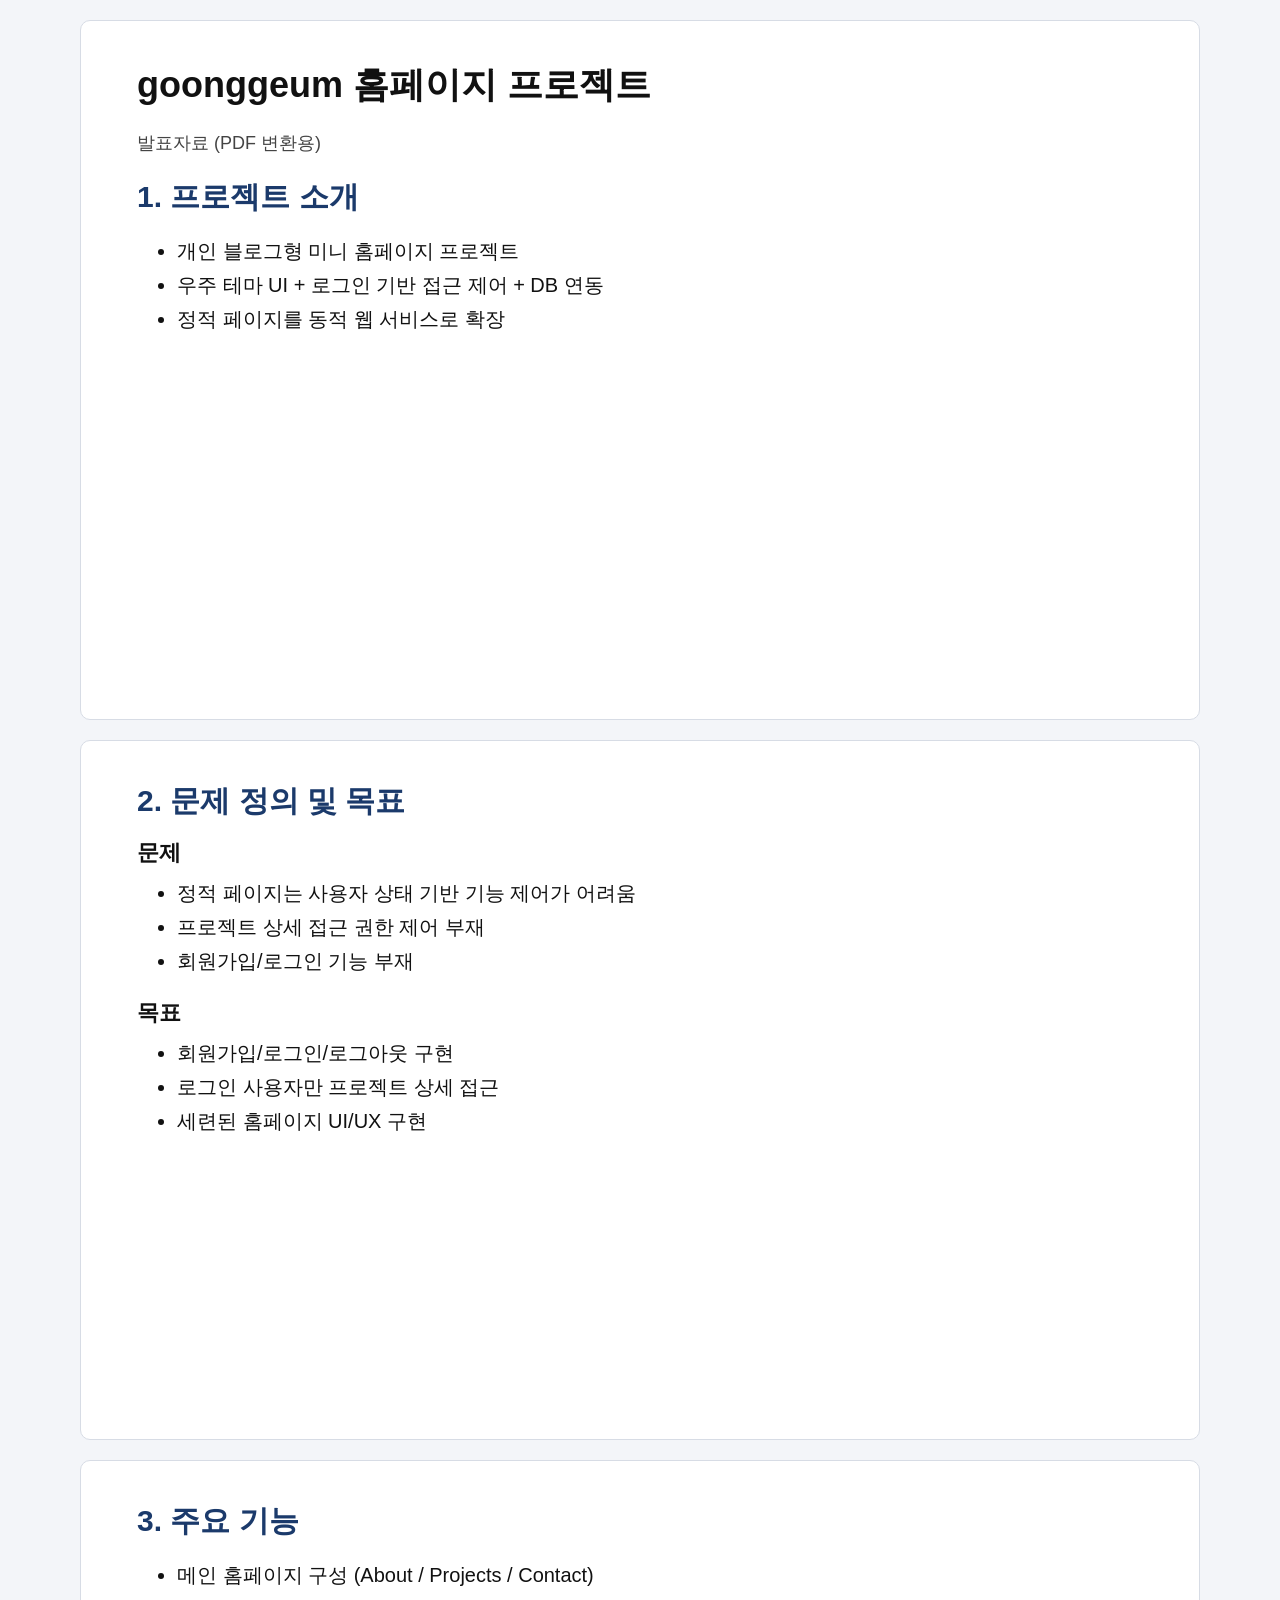
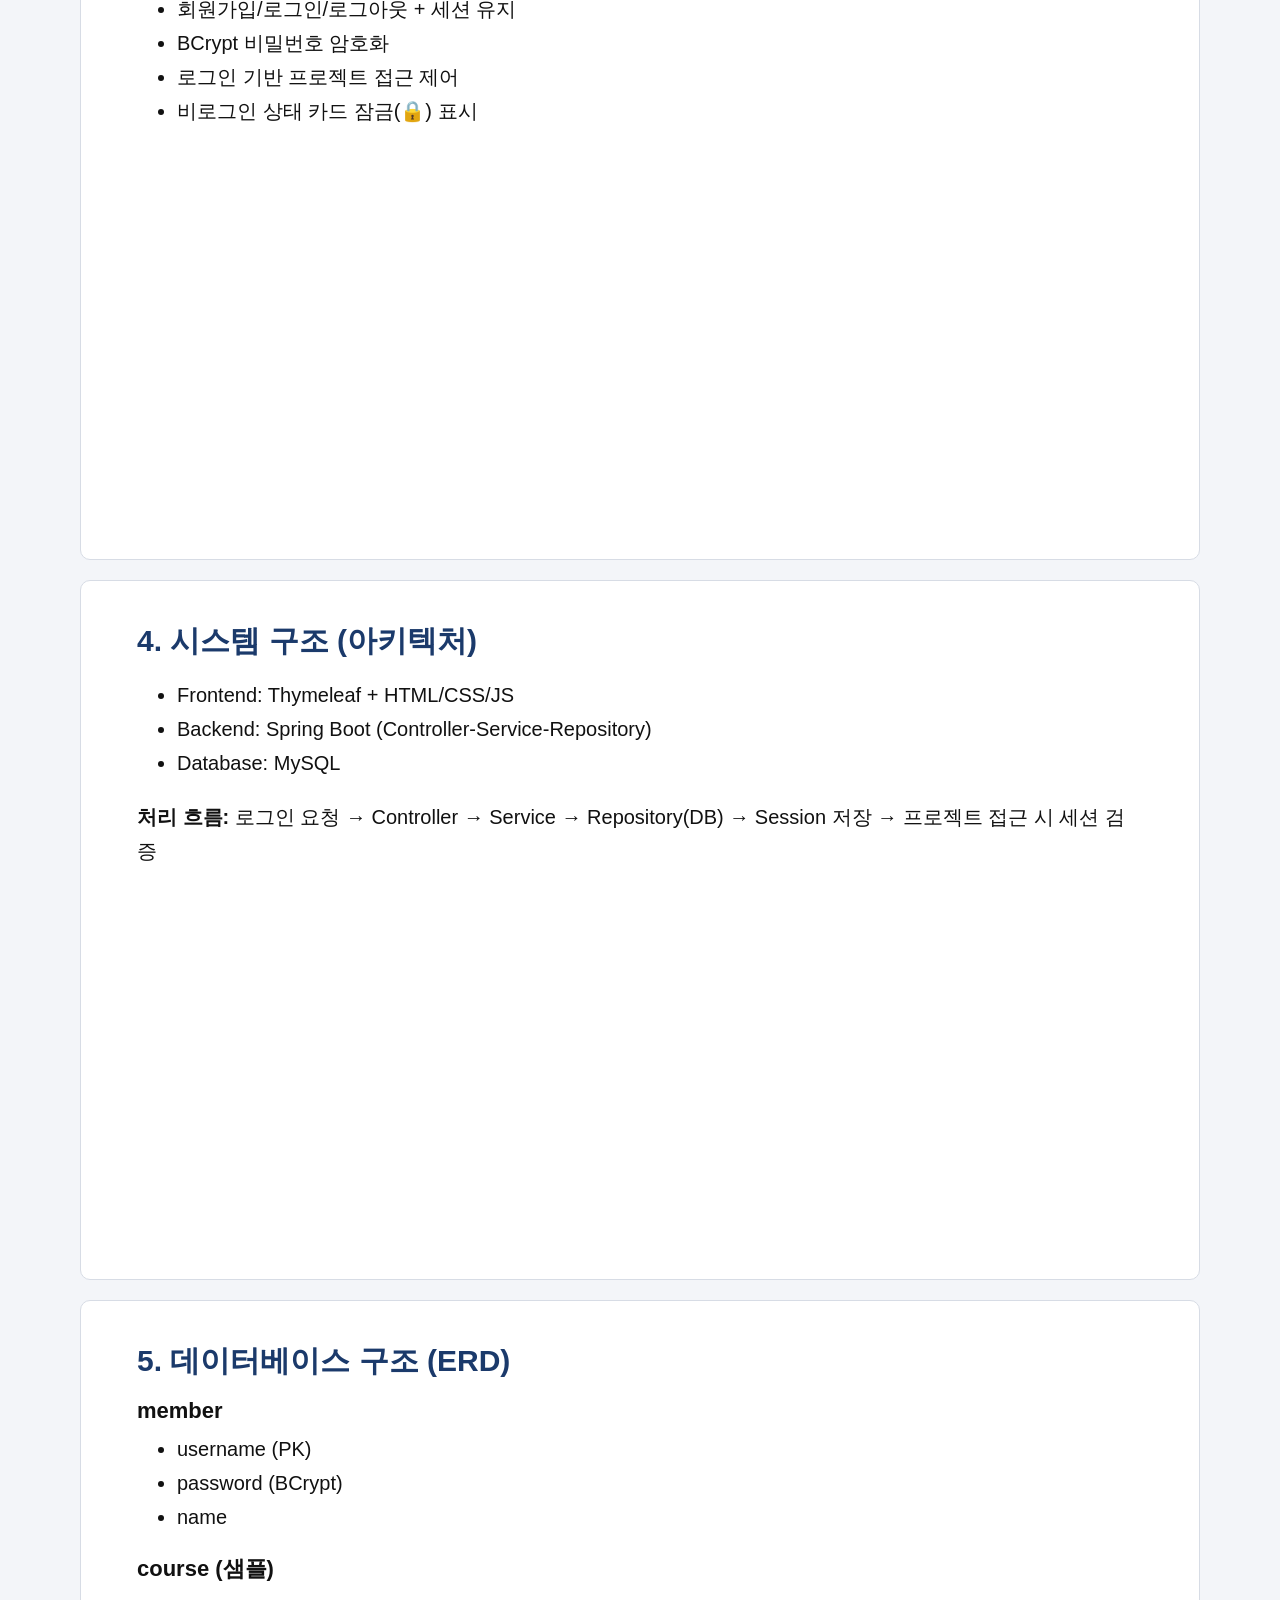
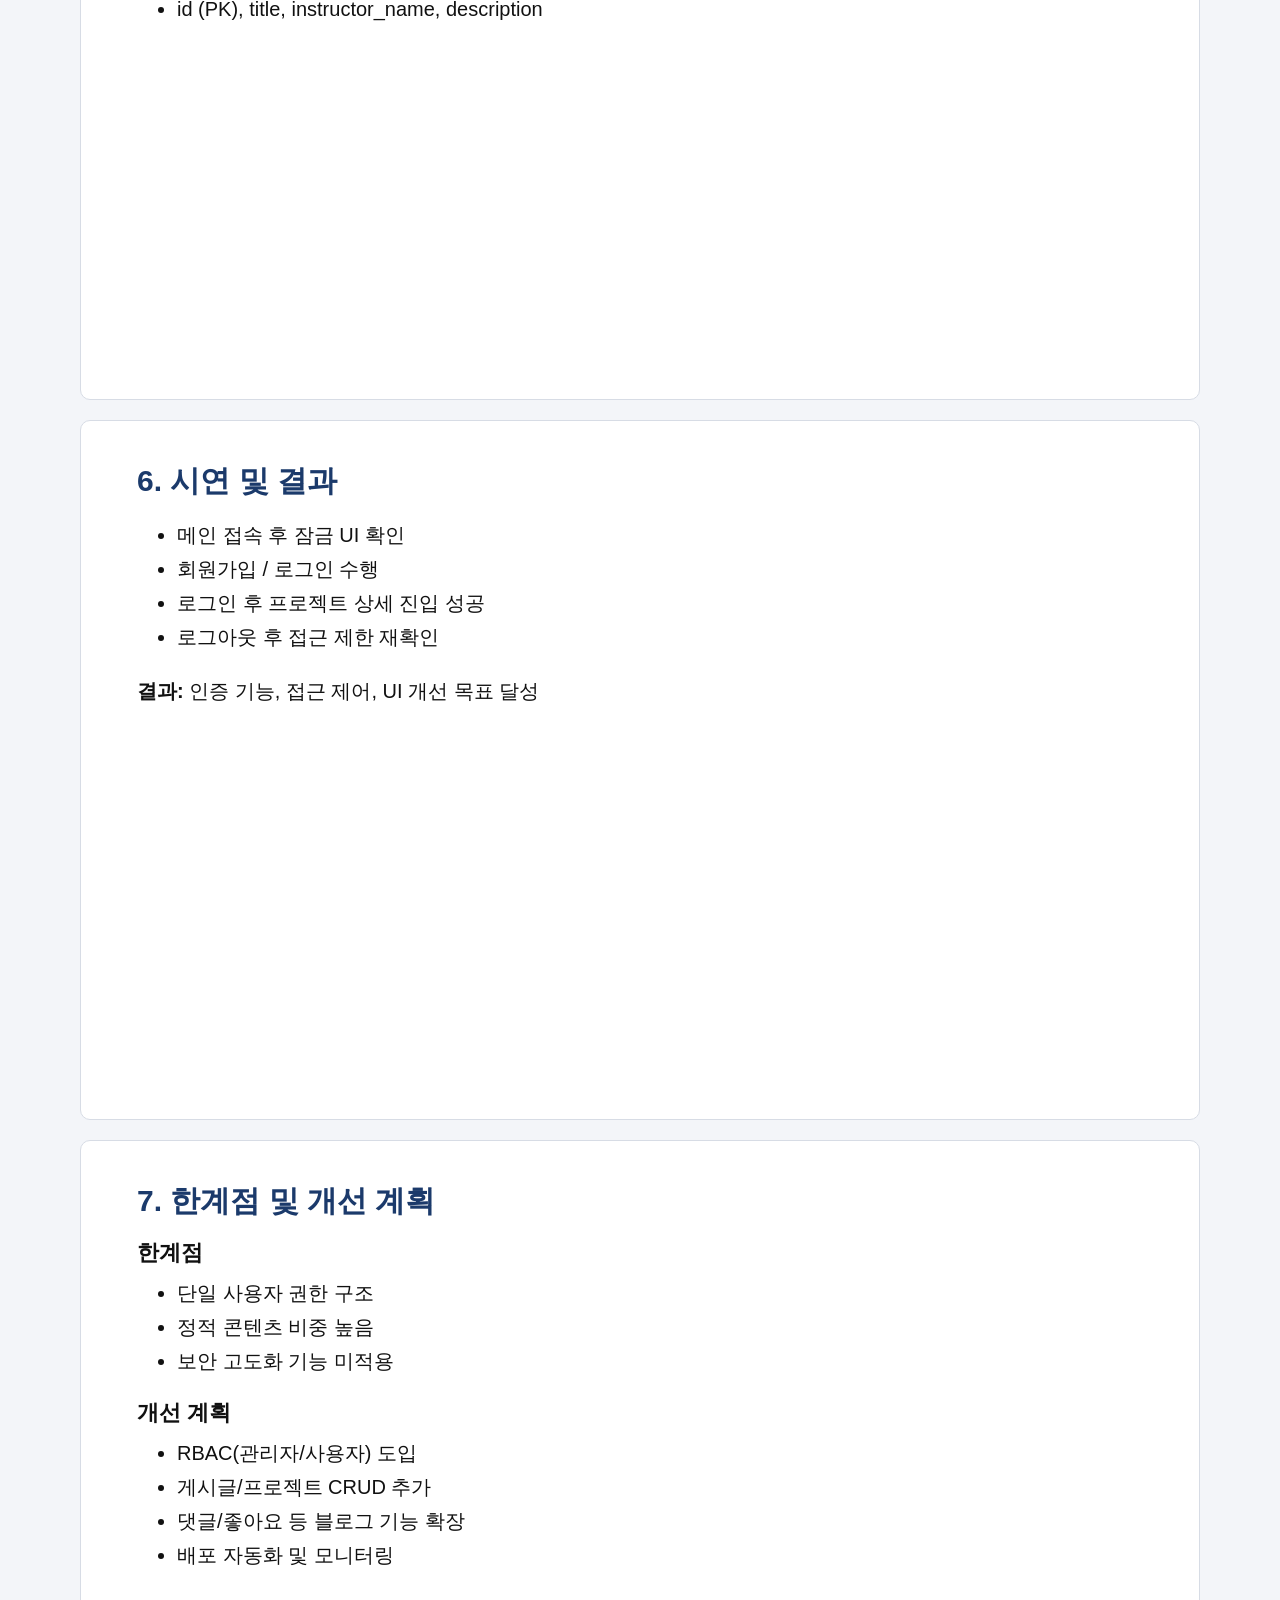
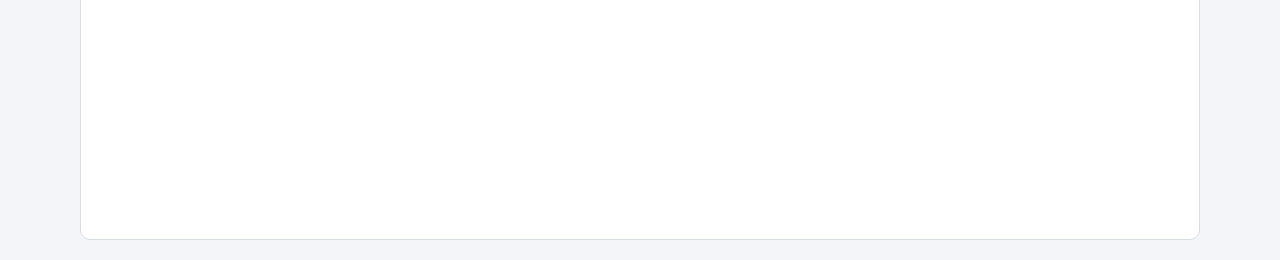
<file: docs/presentation.html>
<!doctype html>
<html lang="ko">
<head>
  <meta charset="UTF-8" />
  <meta name="viewport" content="width=device-width, initial-scale=1.0" />
  <title>goonggeum 발표자료</title>
  <style>
    body{font-family:'Malgun Gothic',Arial,sans-serif; margin:0; background:#f3f5f9; color:#111}
    .page{width: 1120px; min-height: 700px; margin:20px auto; background:#fff; border:1px solid #d7dce5; border-radius:10px; padding:40px 56px; box-sizing:border-box; page-break-after:always}
    h1{margin:0 0 18px; font-size:36px}
    h2{margin:0 0 16px; font-size:30px; color:#1b3a6b}
    h3{margin:14px 0 8px; font-size:22px}
    ul{line-height:1.7; font-size:20px; margin-top:8px}
    p{line-height:1.7; font-size:20px}
    .small{font-size:18px;color:#444}
    @media print { body{background:#fff;} .page{margin:0; border:none; border-radius:0; width:auto; min-height: auto; page-break-after:always;} }
  </style>
</head>
<body>
  <section class="page"><h1>goonggeum 홈페이지 프로젝트</h1><p class="small">발표자료 (PDF 변환용)</p><h2>1. 프로젝트 소개</h2><ul><li>개인 블로그형 미니 홈페이지 프로젝트</li><li>우주 테마 UI + 로그인 기반 접근 제어 + DB 연동</li><li>정적 페이지를 동적 웹 서비스로 확장</li></ul></section>
  <section class="page"><h2>2. 문제 정의 및 목표</h2><h3>문제</h3><ul><li>정적 페이지는 사용자 상태 기반 기능 제어가 어려움</li><li>프로젝트 상세 접근 권한 제어 부재</li><li>회원가입/로그인 기능 부재</li></ul><h3>목표</h3><ul><li>회원가입/로그인/로그아웃 구현</li><li>로그인 사용자만 프로젝트 상세 접근</li><li>세련된 홈페이지 UI/UX 구현</li></ul></section>
  <section class="page"><h2>3. 주요 기능</h2><ul><li>메인 홈페이지 구성 (About / Projects / Contact)</li><li>회원가입/로그인/로그아웃 + 세션 유지</li><li>BCrypt 비밀번호 암호화</li><li>로그인 기반 프로젝트 접근 제어</li><li>비로그인 상태 카드 잠금(🔒) 표시</li></ul></section>
  <section class="page"><h2>4. 시스템 구조 (아키텍처)</h2><ul><li>Frontend: Thymeleaf + HTML/CSS/JS</li><li>Backend: Spring Boot (Controller-Service-Repository)</li><li>Database: MySQL</li></ul><p><b>처리 흐름:</b> 로그인 요청 → Controller → Service → Repository(DB) → Session 저장 → 프로젝트 접근 시 세션 검증</p></section>
  <section class="page"><h2>5. 데이터베이스 구조 (ERD)</h2><h3>member</h3><ul><li>username (PK)</li><li>password (BCrypt)</li><li>name</li></ul><h3>course (샘플)</h3><ul><li>id (PK), title, instructor_name, description</li></ul></section>
  <section class="page"><h2>6. 시연 및 결과</h2><ul><li>메인 접속 후 잠금 UI 확인</li><li>회원가입 / 로그인 수행</li><li>로그인 후 프로젝트 상세 진입 성공</li><li>로그아웃 후 접근 제한 재확인</li></ul><p><b>결과:</b> 인증 기능, 접근 제어, UI 개선 목표 달성</p></section>
  <section class="page"><h2>7. 한계점 및 개선 계획</h2><h3>한계점</h3><ul><li>단일 사용자 권한 구조</li><li>정적 콘텐츠 비중 높음</li><li>보안 고도화 기능 미적용</li></ul><h3>개선 계획</h3><ul><li>RBAC(관리자/사용자) 도입</li><li>게시글/프로젝트 CRUD 추가</li><li>댓글/좋아요 등 블로그 기능 확장</li><li>배포 자동화 및 모니터링</li></ul></section>
</body>
</html>
</file>
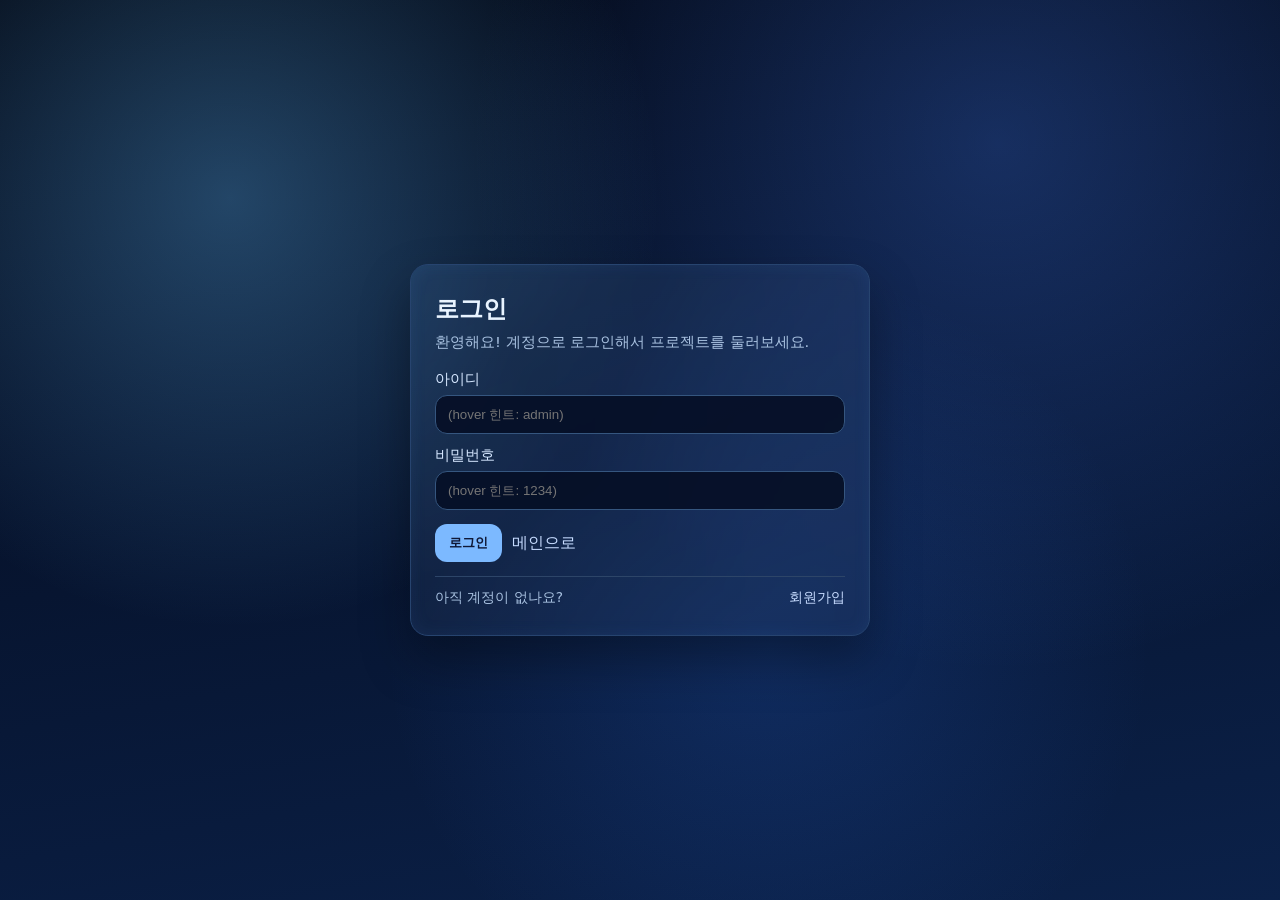
<file: src/main/resources/templates/login.html>
<!doctype html>
<html lang="ko" xmlns:th="http://www.thymeleaf.org">
<head>
  <meta charset="UTF-8">
  <meta name="viewport" content="width=device-width, initial-scale=1.0" />
  <title>로그인</title>
  <style>
    :root {
      --line: #27446f;
      --text: #e9f4ff;
      --muted: #a8c1e0;
      --primary: #7cb9ff;
    }

    * { box-sizing: border-box; }

    body {
      margin: 0;
      min-height: 100vh;
      font-family: "Pretendard", "Noto Sans KR", system-ui, -apple-system, Segoe UI, Roboto, sans-serif;
      color: var(--text);
      display: flex;
      align-items: center;
      justify-content: center;
      background:
        radial-gradient(circle at 18% 22%, rgba(100, 190, 255, 0.32), transparent 34%),
        radial-gradient(circle at 78% 16%, rgba(70, 130, 255, 0.28), transparent 42%),
        radial-gradient(circle at 60% 72%, rgba(42, 107, 225, 0.22), transparent 38%),
        linear-gradient(170deg, #020713 0%, #06122b 42%, #0b2149 100%);
    }

    .login-wrap {
      width: min(460px, 92vw);
      border: 1px solid var(--line);
      border-radius: 18px;
      background: linear-gradient(160deg, rgba(106, 170, 255, 0.12), rgba(255, 255, 255, 0.03));
      box-shadow: 0 24px 48px rgba(0, 0, 0, 0.34), inset 0 0 18px rgba(93, 170, 255, 0.08);
      padding: 28px 24px;
      backdrop-filter: blur(6px);
    }

    .title { margin: 0; font-size: 1.5rem; }
    .desc { margin: 8px 0 18px; color: var(--muted); font-size: 0.92rem; }

    .msg { margin: 8px 0 10px; font-size: 0.9rem; }
    .msg.ok { color: #8ff0b3; }
    .msg.err { color: #ff9d9d; }

    .field { margin-bottom: 12px; }
    label { display: block; margin-bottom: 6px; color: #d6e7ff; font-size: 0.92rem; }
    input {
      width: 100%;
      border: 1px solid #35567f;
      background: rgba(6, 16, 38, 0.92);
      color: var(--text);
      border-radius: 12px;
      padding: 11px 12px;
      outline: none;
      transition: border-color .2s ease, box-shadow .2s ease;
    }
    input:focus {
      border-color: #7cb9ff;
      box-shadow: 0 0 0 3px rgba(124, 185, 255, 0.18);
    }

    .actions { margin-top: 14px; display: flex; gap: 10px; align-items: center; }
    button {
      border: none;
      border-radius: 12px;
      padding: 10px 14px;
      background: var(--primary);
      color: #0f1836;
      font-weight: 800;
      cursor: pointer;
    }

    a { color: #c7dcff; text-decoration: none; }
    a:hover { text-decoration: underline; }

    .bottom {
      margin-top: 14px;
      padding-top: 12px;
      border-top: 1px solid #2d4568;
      display: flex;
      justify-content: space-between;
      color: var(--muted);
      font-size: 0.86rem;
    }
  </style>
</head>
<body>
  <main class="login-wrap">
    <h1 class="title">로그인</h1>
    <p class="desc">환영해요! 계정으로 로그인해서 프로젝트를 둘러보세요.</p>

    <p class="msg ok" th:if="${successMessage}" th:text="${successMessage}"></p>
    <p class="msg err" th:if="${errorMessage}" th:text="${errorMessage}"></p>
    <p class="msg" th:if="${logoutMessage}" th:text="${logoutMessage}"></p>

    <form method="post" action="/login">
      <div class="field">
        <label>아이디</label>
        <input type="text" name="username" required autocomplete="username" title="테스트 아이디: admin" placeholder="(hover 힌트: admin)">
      </div>
      <div class="field">
        <label>비밀번호</label>
        <input type="password" name="password" required autocomplete="current-password" title="테스트 비밀번호: 1234" placeholder="(hover 힌트: 1234)">
      </div>

      <div class="actions">
        <button type="submit">로그인</button>
        <a href="/">메인으로</a>
      </div>
    </form>

    <div class="bottom">
      <span>아직 계정이 없나요?</span>
      <a href="/signup">회원가입</a>
    </div>
  </main>
</body>
</html>
</file>
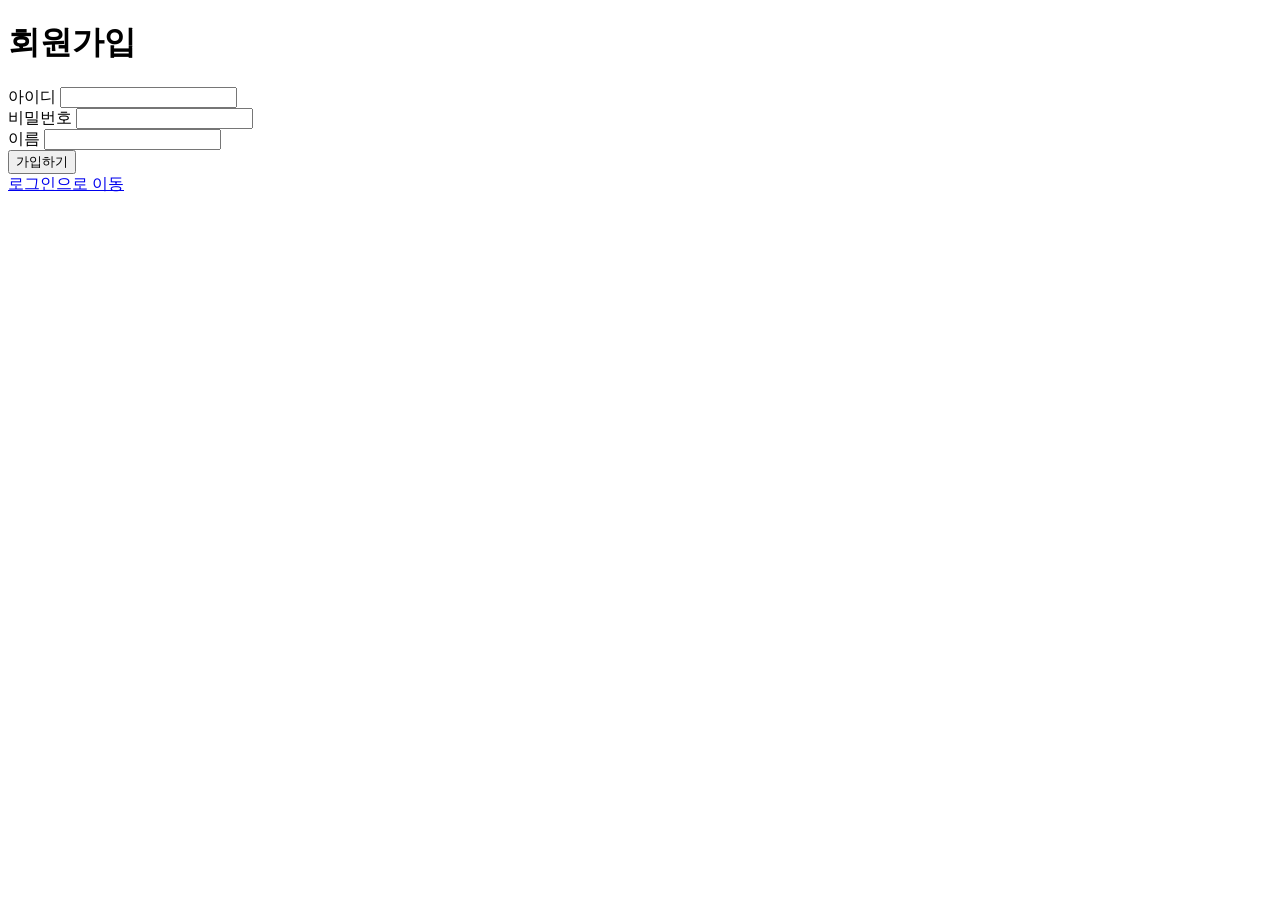
<file: src/main/resources/templates/signup.html>
<!doctype html>
<html lang="ko" xmlns:th="http://www.thymeleaf.org">
<head>
  <meta charset="UTF-8">
  <title>회원가입</title>
</head>
<body>
<h1>회원가입</h1>
<p th:if="${successMessage}" th:text="${successMessage}"></p>
<p th:if="${errorMessage}" th:text="${errorMessage}"></p>
<form method="post" action="/signup">
  <label>아이디 <input type="text" name="username"></label><br>
  <label>비밀번호 <input type="password" name="password"></label><br>
  <label>이름 <input type="text" name="name"></label><br>
  <button type="submit">가입하기</button>
</form>
<a href="/login">로그인으로 이동</a>
</body>
</html>
</file>
